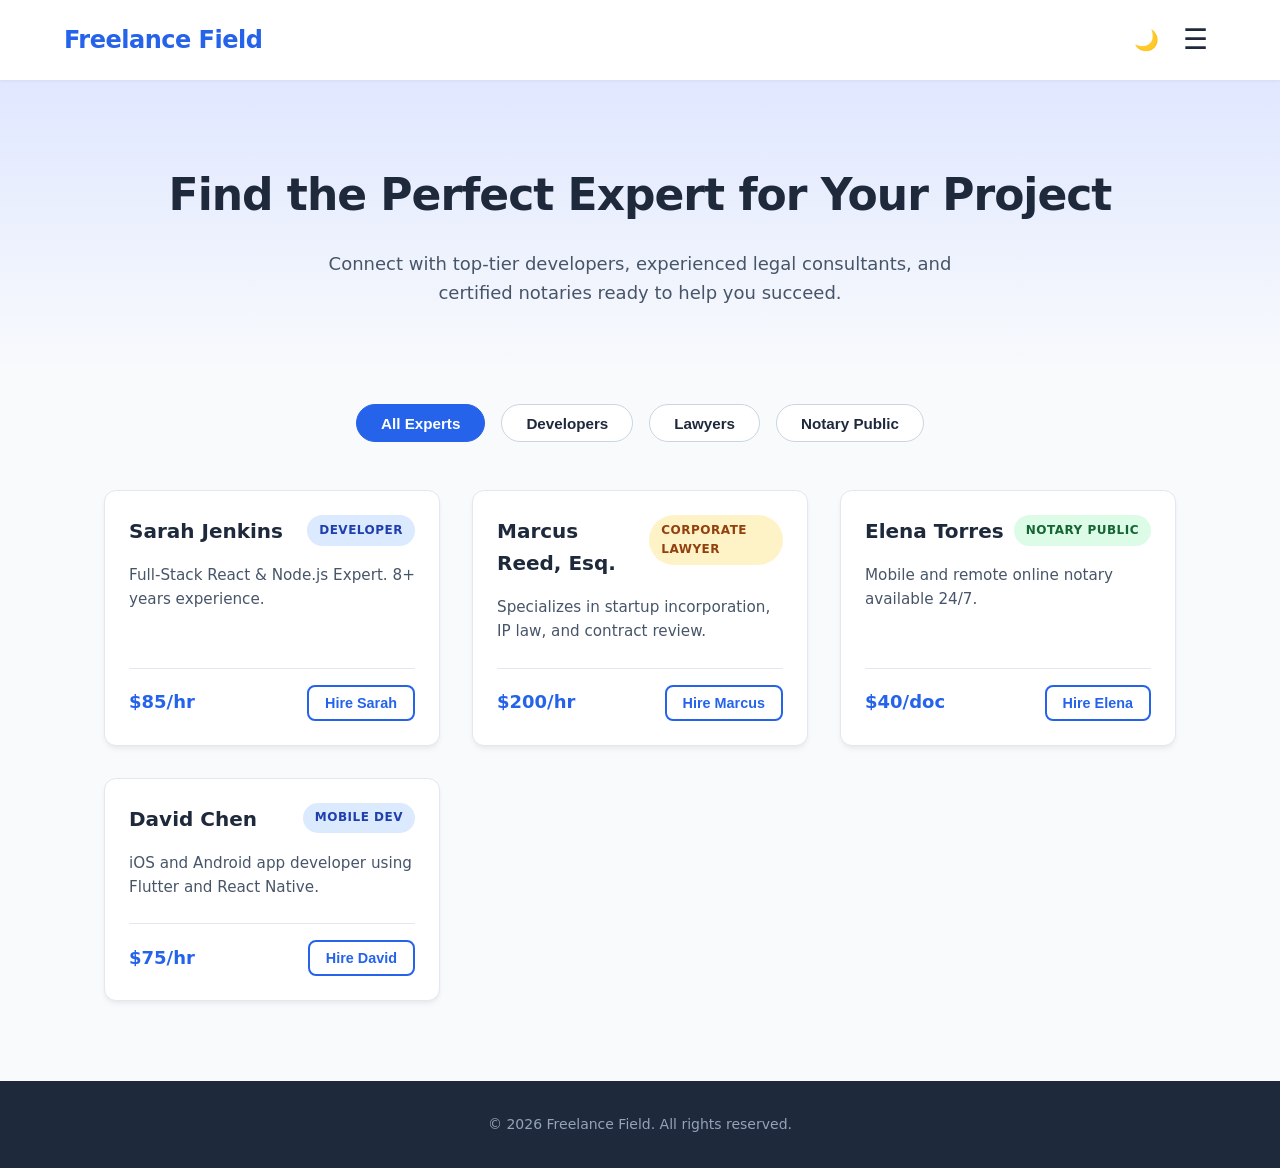
<file: index.html>
<!DOCTYPE html>
<html lang="en">
<head>
    <meta charset="UTF-8">
    <meta name="viewport" content="width=device-width, initial-scale=1.0">
    <title>Freelance Field - Find the Perfect Expert</title>
    <link rel="stylesheet" href="style.css">
    <script>
        if (localStorage.getItem('theme') === 'dark' || (!('theme' in localStorage) && window.matchMedia('(prefers-color-scheme: dark)').matches)) {
            document.documentElement.classList.add('dark-mode');
        }
    </script>
</head>
<body>

    <nav>
        <a href="index.html" class="logo">Freelance Field</a>
        <div class="nav-controls">
            <button id="theme-toggle" class="theme-toggle" aria-label="Toggle Dark Mode" title="Toggle Dark Mode"></button>
            <button id="hamburger-btn" class="hamburger-btn">☰</button>
        </div>
        <div class="nav-links" id="nav-links">
            <a href="developers.html" class="nav-link">Developers</a>
            <a href="lawyers.html" class="nav-link">Lawyers</a>
            <a href="notaries.html" class="nav-link">Notary Public</a>
            <a href="faq.html" class="nav-link">FAQ / Information</a>
            <a href="join.html" class="btn-primary">Become a Freelancer</a>
        </div>
    </nav>

    <header class="hero">
        <h1>Find the Perfect Expert for Your Project</h1>
        <p>Connect with top-tier developers, experienced legal consultants, and certified notaries ready to help you succeed.</p>
    </header>

    <section class="filters">
        <button class="filter-btn active" data-filter="all">All Experts</button>
        <button class="filter-btn" data-filter="developer">Developers</button>
        <button class="filter-btn" data-filter="lawyer">Lawyers</button>
        <button class="filter-btn" data-filter="notary">Notary Public</button>
    </section>

    <main class="grid-section" id="expertGrid">
        <!-- Card 1 -->
        <div class="card" data-category="developer">
            <div class="card-header">
                <h2 class="card-name">Sarah Jenkins</h2>
                <span class="tag blue">Developer</span>
            </div>
            <p class="card-bio">Full-Stack React & Node.js Expert. 8+ years experience.</p>
            <div class="card-footer">
                <span class="rate">$85/hr</span>
                <button class="action-btn">Hire Sarah</button>
            </div>
        </div>

        <!-- Card 2 -->
        <div class="card" data-category="lawyer">
            <div class="card-header">
                <h2 class="card-name">Marcus Reed, Esq.</h2>
                <span class="tag yellow">Corporate Lawyer</span>
            </div>
            <p class="card-bio">Specializes in startup incorporation, IP law, and contract review.</p>
            <div class="card-footer">
                <span class="rate">$200/hr</span>
                <button class="action-btn">Hire Marcus</button>
            </div>
        </div>

        <!-- Card 3 -->
        <div class="card" data-category="notary">
            <div class="card-header">
                <h2 class="card-name">Elena Torres</h2>
                <span class="tag green">Notary Public</span>
            </div>
            <p class="card-bio">Mobile and remote online notary available 24/7.</p>
            <div class="card-footer">
                <span class="rate">$40/doc</span>
                <button class="action-btn">Hire Elena</button>
            </div>
        </div>

        <!-- Card 4 -->
        <div class="card" data-category="developer">
            <div class="card-header">
                <h2 class="card-name">David Chen</h2>
                <span class="tag blue">Mobile Dev</span>
            </div>
            <p class="card-bio">iOS and Android app developer using Flutter and React Native.</p>
            <div class="card-footer">
                <span class="rate">$75/hr</span>
                <button class="action-btn">Hire David</button>
            </div>
        </div>
    </main>

    <footer>
        <p>&copy; 2026 Freelance Field. All rights reserved.</p>
    </footer>

    <script>
        document.addEventListener('DOMContentLoaded', () => {
            const filterButtons = document.querySelectorAll('.filter-btn');
            const cards = document.querySelectorAll('.card');

            filterButtons.forEach(button => {
                button.addEventListener('click', () => {
                    // Remove active class from all buttons
                    filterButtons.forEach(btn => btn.classList.remove('active'));
                    
                    // Add active class to clicked button
                    button.classList.add('active');

                    // Get filter value
                    const filterValue = button.getAttribute('data-filter');

                    // Filter cards
                    cards.forEach(card => {
                        const category = card.getAttribute('data-category');
                        
                        if (filterValue === 'all' || filterValue === category) {
                            card.style.display = 'flex';
                        } else {
                            card.style.display = 'none';
                        }
                    });
                });
            });
        });
    </script>
    <script src="theme.js"></script>
</body>
</html>
</file>
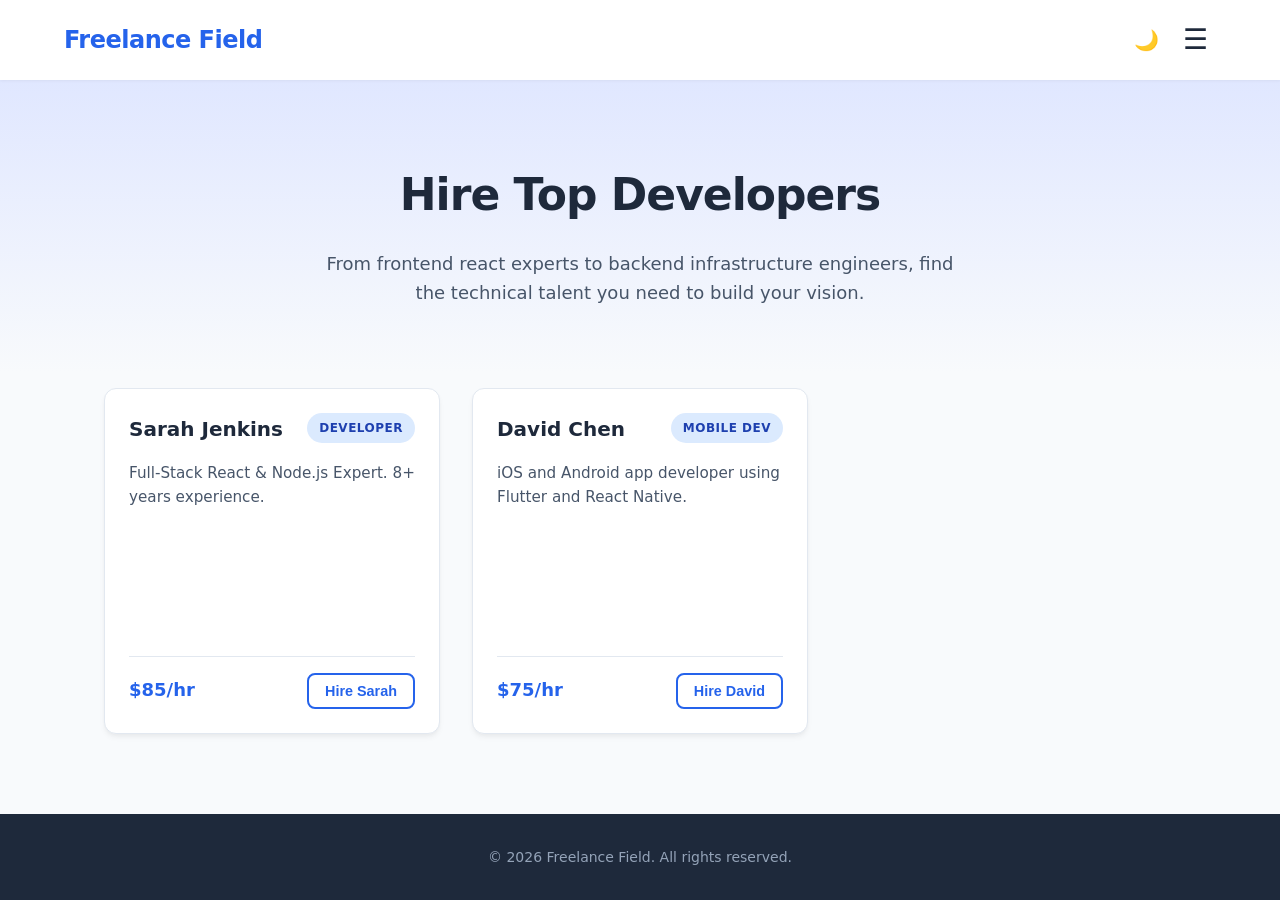
<file: developers.html>
<!DOCTYPE html>
<html lang="en">
<head>
    <meta charset="UTF-8">
    <meta name="viewport" content="width=device-width, initial-scale=1.0">
    <title>Hire Top Developers - Freelance Field</title>
    <link rel="stylesheet" href="style.css">
    <script>
        if (localStorage.getItem('theme') === 'dark' || (!('theme' in localStorage) && window.matchMedia('(prefers-color-scheme: dark)').matches)) {
            document.documentElement.classList.add('dark-mode');
        }
    </script>
</head>
<body>

    <nav>
        <a href="index.html" class="logo">Freelance Field</a>
        <div class="nav-controls">
            <button id="theme-toggle" class="theme-toggle" aria-label="Toggle Dark Mode" title="Toggle Dark Mode"></button>
            <button id="hamburger-btn" class="hamburger-btn">☰</button>
        </div>
        <div class="nav-links" id="nav-links">
            <a href="developers.html" class="nav-link">Developers</a>
            <a href="lawyers.html" class="nav-link">Lawyers</a>
            <a href="notaries.html" class="nav-link">Notary Public</a>
            <a href="faq.html" class="nav-link">FAQ / Information</a>
            <a href="join.html" class="btn-primary">Become a Freelancer</a>
        </div>
    </nav>

    <header class="hero">
        <h1>Hire Top Developers</h1>
        <p>From frontend react experts to backend infrastructure engineers, find the technical talent you need to build your vision.</p>
    </header>

    <main class="grid-section" id="expertGrid">
        <div class="card" data-category="developer">
            <div class="card-header">
                <h2 class="card-name">Sarah Jenkins</h2>
                <span class="tag blue">Developer</span>
            </div>
            <p class="card-bio">Full-Stack React & Node.js Expert. 8+ years experience.</p>
            <div class="card-footer">
                <span class="rate">$85/hr</span>
                <button class="action-btn">Hire Sarah</button>
            </div>
        </div>

        <div class="card" data-category="developer">
            <div class="card-header">
                <h2 class="card-name">David Chen</h2>
                <span class="tag blue">Mobile Dev</span>
            </div>
            <p class="card-bio">iOS and Android app developer using Flutter and React Native.</p>
            <div class="card-footer">
                <span class="rate">$75/hr</span>
                <button class="action-btn">Hire David</button>
            </div>
        </div>
    </main>

    <footer>
        <p>&copy; 2026 Freelance Field. All rights reserved.</p>
    </footer>

    <script src="theme.js"></script>
</body>
</html>
</file>
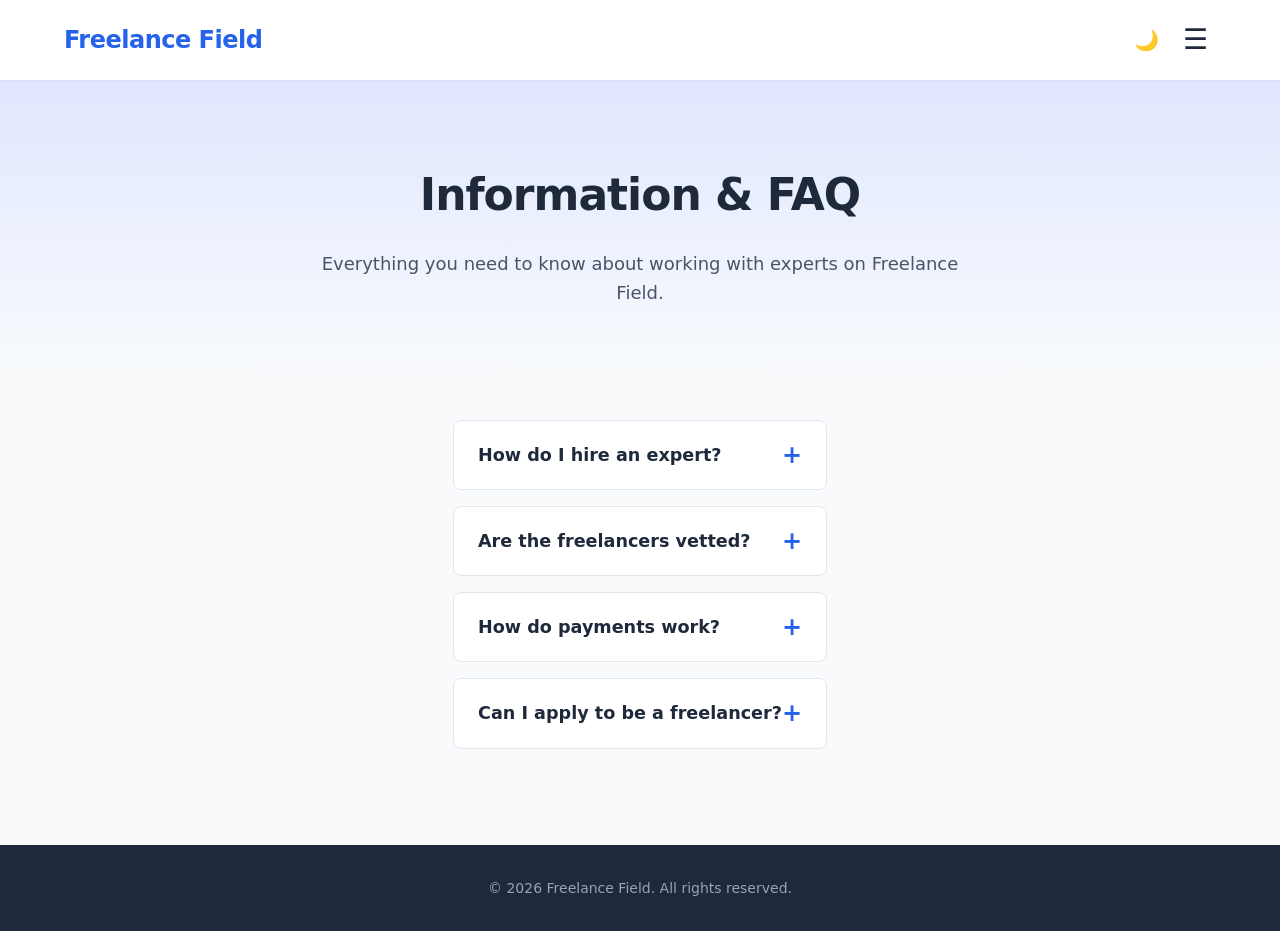
<file: faq.html>
<!DOCTYPE html>
<html lang="en">
<head>
    <meta charset="UTF-8">
    <meta name="viewport" content="width=device-width, initial-scale=1.0">
    <title>FAQ & Information - Freelance Field</title>
    <link rel="stylesheet" href="style.css">
    <script>
        if (localStorage.getItem('theme') === 'dark' || (!('theme' in localStorage) && window.matchMedia('(prefers-color-scheme: dark)').matches)) {
            document.documentElement.classList.add('dark-mode');
        }
    </script>
</head>
<body>

    <nav>
        <a href="index.html" class="logo">Freelance Field</a>
        <div class="nav-controls">
            <button id="theme-toggle" class="theme-toggle" aria-label="Toggle Dark Mode" title="Toggle Dark Mode"></button>
            <button id="hamburger-btn" class="hamburger-btn">☰</button>
        </div>
        <div class="nav-links" id="nav-links">
            <a href="developers.html" class="nav-link">Developers</a>
            <a href="lawyers.html" class="nav-link">Lawyers</a>
            <a href="notaries.html" class="nav-link">Notary Public</a>
            <a href="faq.html" class="nav-link">FAQ / Information</a>
            <a href="join.html" class="btn-primary">Become a Freelancer</a>
        </div>
    </nav>

    <header class="hero">
        <h1>Information & FAQ</h1>
        <p>Everything you need to know about working with experts on Freelance Field.</p>
    </header>

    <div class="faq-container">
        <details>
            <summary>How do I hire an expert?</summary>
            <div class="faq-answer">
                Simply browse our categories or the main directory, find the expert whose skills match your project needs, and click "Hire". You'll be prompted to message them directly to start scoping your project.
            </div>
        </details>
        <details>
            <summary>Are the freelancers vetted?</summary>
            <div class="faq-answer">
                Yes. Every professional on Freelance Field, from corporate lawyers to mobile developers, undergoes a strict verification process to ensure their credentials and previous work meet our high standards.
            </div>
        </details>
        <details>
            <summary>How do payments work?</summary>
            <div class="faq-answer">
                Payments are held safely in escrow until the project milestones are completed to your satisfaction. You can pay via credit card, ACH, or wire transfer.
            </div>
        </details>
        <details>
            <summary>Can I apply to be a freelancer?</summary>
            <div class="faq-answer">
                Absolutely. Click the "Join as Freelancer" button at the top right to create your account. Once your profile is reviewed and approved, you can start accepting clients.
            </div>
        </details>
    </div>

    <footer>
        <p>&copy; 2026 Freelance Field. All rights reserved.</p>
    </footer>

    <script src="theme.js"></script>
</body>
</html>
</file>
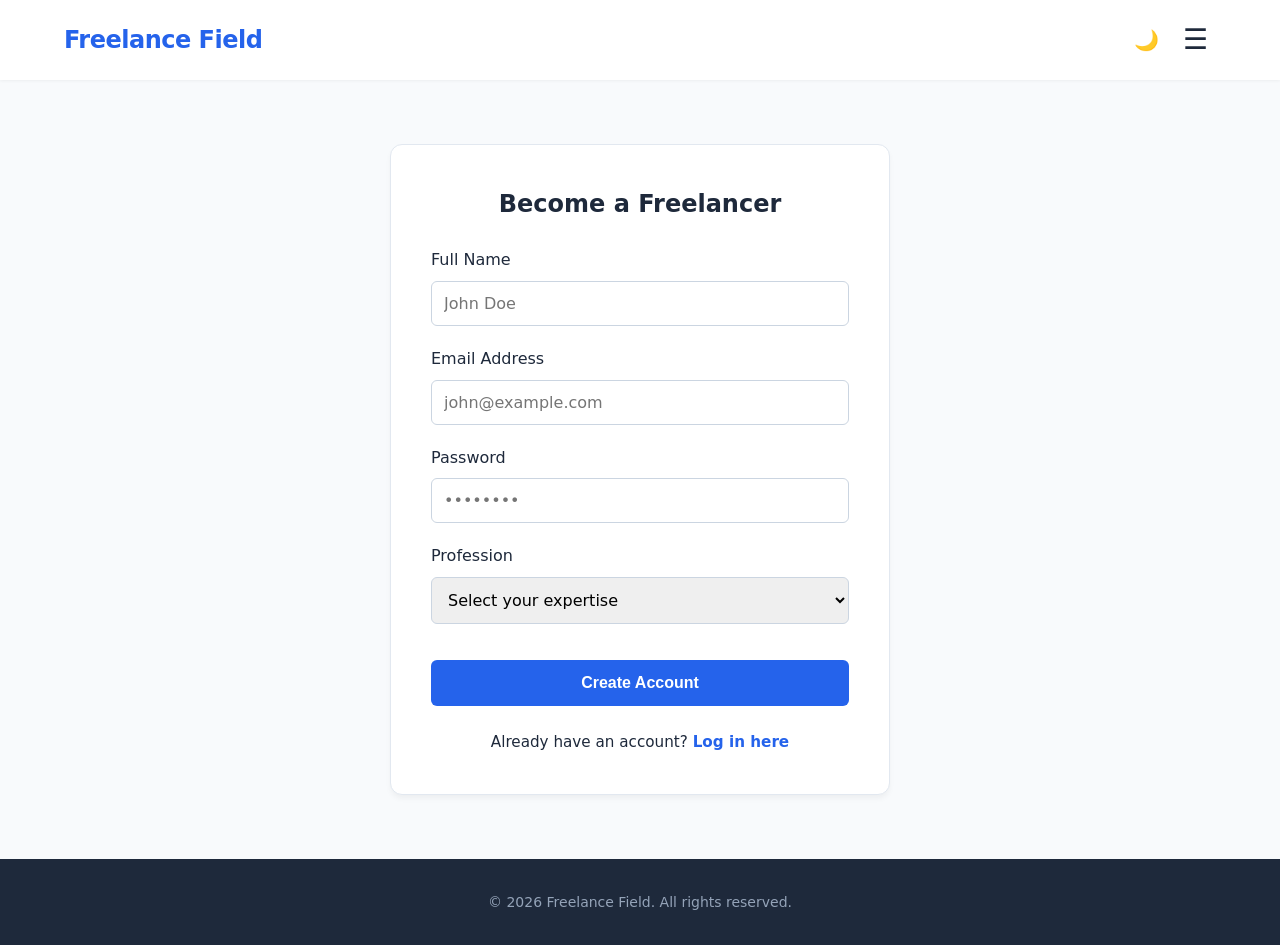
<file: join.html>
<!DOCTYPE html>
<html lang="en">
<head>
    <meta charset="UTF-8">
    <meta name="viewport" content="width=device-width, initial-scale=1.0">
    <title>Become a Freelancer - Freelance Field</title>
    <link rel="stylesheet" href="style.css">
    <script>
        if (localStorage.getItem('theme') === 'dark' || (!('theme' in localStorage) && window.matchMedia('(prefers-color-scheme: dark)').matches)) {
            document.documentElement.classList.add('dark-mode');
        }
    </script>
</head>
<body>

    <nav>
        <a href="index.html" class="logo">Freelance Field</a>
        <div class="nav-controls">
            <button id="theme-toggle" class="theme-toggle" aria-label="Toggle Dark Mode" title="Toggle Dark Mode"></button>
            <button id="hamburger-btn" class="hamburger-btn">☰</button>
        </div>
        <div class="nav-links" id="nav-links">
            <a href="developers.html" class="nav-link">Developers</a>
            <a href="lawyers.html" class="nav-link">Lawyers</a>
            <a href="notaries.html" class="nav-link">Notary Public</a>
            <a href="faq.html" class="nav-link">FAQ / Information</a>
            <a href="join.html" class="btn-primary">Become a Freelancer</a>
        </div>
    </nav>

    <div class="auth-container">
        <h2 id="form-title">Become a Freelancer</h2>
        <form class="auth-form" onsubmit="event.preventDefault();">
            <div class="form-group">
                <label for="name">Full Name</label>
                <input type="text" id="name" placeholder="John Doe" required>
            </div>
            <div class="form-group">
                <label for="email">Email Address</label>
                <input type="email" id="email" placeholder="john@example.com" required>
            </div>
            <div class="form-group">
                <label for="password">Password</label>
                <input type="password" id="password" placeholder="••••••••" required>
            </div>
            <div class="form-group" id="profession-group">
                <label for="profession">Profession</label>
                <select id="profession" required>
                    <option value="" disabled selected>Select your expertise</option>
                    <option value="developer">Developer</option>
                    <option value="lawyer">Corporate Lawyer</option>
                    <option value="notary">Notary Public</option>
                </select>
            </div>
            <button type="submit" class="auth-submit" id="submit-btn">Create Account</button>
            <div class="auth-toggle" id="toggle-text">
                Already have an account? <a onclick="toggleForm('login')">Log in here</a>
            </div>
        </form>
    </div>

    <footer>
        <p>&copy; 2026 Freelance Field. All rights reserved.</p>
    </footer>

    <script>
        function toggleForm(type) {
            const title = document.getElementById('form-title');
            const submitBtn = document.getElementById('submit-btn');
            const toggleText = document.getElementById('toggle-text');
            const professionGroup = document.getElementById('profession-group');
            const nameInput = document.getElementById('name');
            
            if(type === 'login') {
                title.innerText = 'Log In to Your Account';
                submitBtn.innerText = 'Log In';
                toggleText.innerHTML = 'Don\'t have an account? <a onclick="toggleForm(\'signup\')">Sign up here</a>';
                professionGroup.style.display = 'none';
                document.getElementById('profession').removeAttribute('required');
                nameInput.parentElement.style.display = 'none';
                nameInput.removeAttribute('required');
            } else {
                title.innerText = 'Become a Freelancer';
                submitBtn.innerText = 'Create Account';
                toggleText.innerHTML = 'Already have an account? <a onclick="toggleForm(\'login\')">Log in here</a>';
                professionGroup.style.display = 'block';
                document.getElementById('profession').setAttribute('required', 'true');
                nameInput.parentElement.style.display = 'block';
                nameInput.setAttribute('required', 'true');
            }
        }
    </script>
    <script src="theme.js"></script>
</body>
</html>
</file>
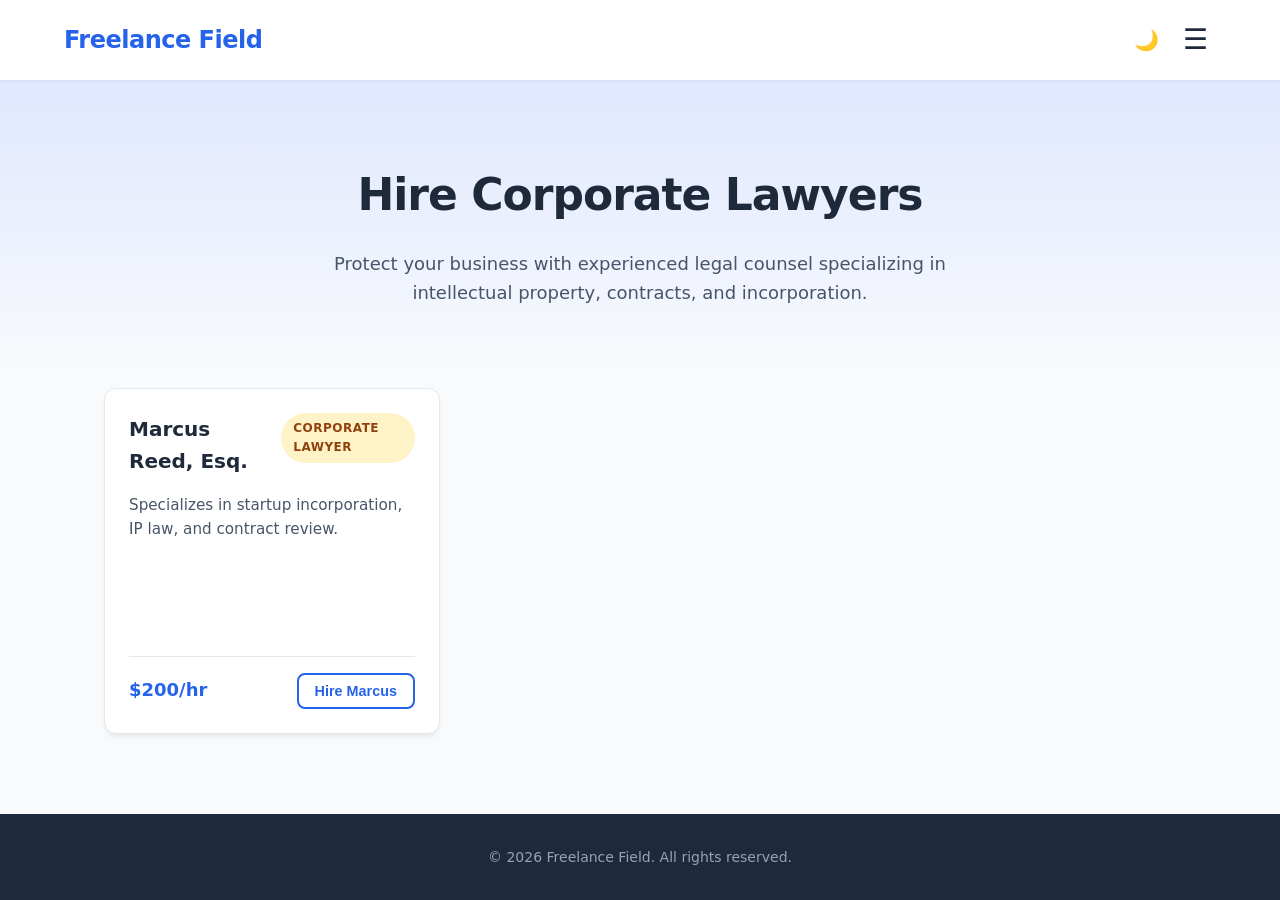
<file: lawyers.html>
<!DOCTYPE html>
<html lang="en">
<head>
    <meta charset="UTF-8">
    <meta name="viewport" content="width=device-width, initial-scale=1.0">
    <title>Hire Corporate Lawyers - Freelance Field</title>
    <link rel="stylesheet" href="style.css">
    <script>
        if (localStorage.getItem('theme') === 'dark' || (!('theme' in localStorage) && window.matchMedia('(prefers-color-scheme: dark)').matches)) {
            document.documentElement.classList.add('dark-mode');
        }
    </script>
</head>
<body>

    <nav>
        <a href="index.html" class="logo">Freelance Field</a>
        <div class="nav-controls">
            <button id="theme-toggle" class="theme-toggle" aria-label="Toggle Dark Mode" title="Toggle Dark Mode"></button>
            <button id="hamburger-btn" class="hamburger-btn">☰</button>
        </div>
        <div class="nav-links" id="nav-links">
            <a href="developers.html" class="nav-link">Developers</a>
            <a href="lawyers.html" class="nav-link">Lawyers</a>
            <a href="notaries.html" class="nav-link">Notary Public</a>
            <a href="faq.html" class="nav-link">FAQ / Information</a>
            <a href="join.html" class="btn-primary">Become a Freelancer</a>
        </div>
    </nav>

    <header class="hero">
        <h1>Hire Corporate Lawyers</h1>
        <p>Protect your business with experienced legal counsel specializing in intellectual property, contracts, and incorporation.</p>
    </header>

    <main class="grid-section" id="expertGrid">
        <div class="card" data-category="lawyer">
            <div class="card-header">
                <h2 class="card-name">Marcus Reed, Esq.</h2>
                <span class="tag yellow">Corporate Lawyer</span>
            </div>
            <p class="card-bio">Specializes in startup incorporation, IP law, and contract review.</p>
            <div class="card-footer">
                <span class="rate">$200/hr</span>
                <button class="action-btn">Hire Marcus</button>
            </div>
        </div>
    </main>

    <footer>
        <p>&copy; 2026 Freelance Field. All rights reserved.</p>
    </footer>

    <script src="theme.js"></script>
</body>
</html>
</file>
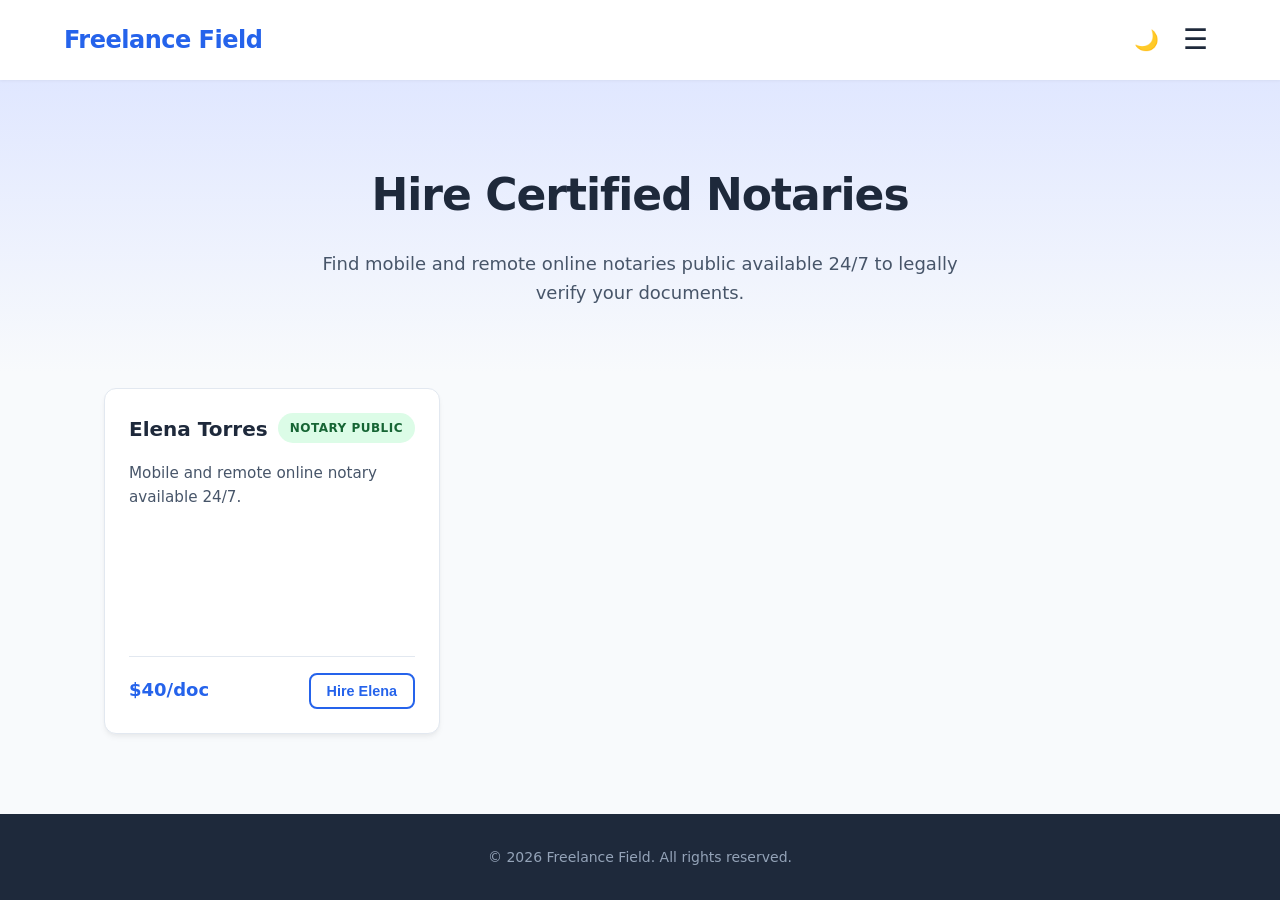
<file: notaries.html>
<!DOCTYPE html>
<html lang="en">
<head>
    <meta charset="UTF-8">
    <meta name="viewport" content="width=device-width, initial-scale=1.0">
    <title>Hire Certified Notaries - Freelance Field</title>
    <link rel="stylesheet" href="style.css">
    <script>
        if (localStorage.getItem('theme') === 'dark' || (!('theme' in localStorage) && window.matchMedia('(prefers-color-scheme: dark)').matches)) {
            document.documentElement.classList.add('dark-mode');
        }
    </script>
</head>
<body>

    <nav>
        <a href="index.html" class="logo">Freelance Field</a>
        <div class="nav-controls">
            <button id="theme-toggle" class="theme-toggle" aria-label="Toggle Dark Mode" title="Toggle Dark Mode"></button>
            <button id="hamburger-btn" class="hamburger-btn">☰</button>
        </div>
        <div class="nav-links" id="nav-links">
            <a href="developers.html" class="nav-link">Developers</a>
            <a href="lawyers.html" class="nav-link">Lawyers</a>
            <a href="notaries.html" class="nav-link">Notary Public</a>
            <a href="faq.html" class="nav-link">FAQ / Information</a>
            <a href="join.html" class="btn-primary">Become a Freelancer</a>
        </div>
    </nav>

    <header class="hero">
        <h1>Hire Certified Notaries</h1>
        <p>Find mobile and remote online notaries public available 24/7 to legally verify your documents.</p>
    </header>

    <main class="grid-section" id="expertGrid">
        <div class="card" data-category="notary">
            <div class="card-header">
                <h2 class="card-name">Elena Torres</h2>
                <span class="tag green">Notary Public</span>
            </div>
            <p class="card-bio">Mobile and remote online notary available 24/7.</p>
            <div class="card-footer">
                <span class="rate">$40/doc</span>
                <button class="action-btn">Hire Elena</button>
            </div>
        </div>
    </main>

    <footer>
        <p>&copy; 2026 Freelance Field. All rights reserved.</p>
    </footer>

    <script src="theme.js"></script>
</body>
</html>
</file>
<file: style.css>
:root {
    --primary-blue: #2563eb;
    --dark-slate: #1e293b;
    --light-gray: #f8fafc;
    --white: #ffffff;
    --text-secondary: #475569;
    --border-light: #e2e8f0;
    --hero-grad-start: #e0e7ff;
    --tag-blue-bg: #dbeafe;
    --tag-blue-text: #1e40af;
    --tag-yellow-bg: #fef3c7;
    --tag-yellow-text: #92400e;
    --tag-green-bg: #dcfce7;
    --tag-green-text: #166534;
}

:root.dark-mode {
    --primary-blue: #3b82f6;
    --dark-slate: #f8fafc;
    --light-gray: #0f172a;
    --white: #1e293b;
    --text-secondary: #94a3b8;
    --border-light: #334155;
    --hero-grad-start: #1e293b;
    --tag-blue-bg: rgba(37, 99, 235, 0.2);
    --tag-blue-text: #93c5fd;
    --tag-yellow-bg: rgba(217, 119, 6, 0.2);
    --tag-yellow-text: #fcd34d;
    --tag-green-bg: rgba(22, 163, 74, 0.2);
    --tag-green-text: #86efac;
}

* { box-sizing: border-box; margin: 0; padding: 0; }

body {
    font-family: system-ui, -apple-system, BlinkMacSystemFont, 'Segoe UI', Roboto, Oxygen, Ubuntu, Cantarell, 'Open Sans', 'Helvetica Neue', sans-serif;
    background-color: var(--light-gray);
    color: var(--dark-slate);
    line-height: 1.6;
    display: flex;
    flex-direction: column;
    min-height: 100vh;
}

/* Navigation */
nav {
    display: flex;
    justify-content: space-between;
    align-items: center;
    padding: 1.25rem 5%;
    background-color: var(--white);
    box-shadow: 0 1px 3px rgba(0, 0, 0, 0.05);
    position: sticky;
    top: 0;
    z-index: 10;
}

.logo {
    font-size: 1.5rem;
    font-weight: 700;
    color: var(--primary-blue);
    text-decoration: none;
    letter-spacing: -0.5px;
}

.nav-controls {
    display: flex;
    align-items: center;
    gap: 0.5rem;
}

.hamburger-btn {
    background: none;
    border: none;
    font-size: 1.75rem;
    color: var(--dark-slate);
    cursor: pointer;
    padding: 0.25rem 0.5rem;
    line-height: 1;
    display: flex;
    align-items: center;
    justify-content: center;
    transition: color 0.3s;
}

.hamburger-btn:hover {
    color: var(--primary-blue);
}

.nav-links {
    display: none;
    flex-direction: column;
    position: absolute;
    top: 100%;
    left: 0;
    width: 100%;
    background-color: var(--white);
    padding: 1.5rem 5%;
    box-shadow: 0 4px 6px -1px rgba(0, 0, 0, 0.05);
    border-top: 1px solid var(--border-light);
    gap: 1.25rem;
}

.nav-links.show {
    display: flex;
}

.nav-links .btn-primary {
    text-align: center;
    margin-top: 0.5rem;
}

.nav-link {
    color: var(--dark-slate);
    text-decoration: none;
    font-weight: 500;
    transition: color 0.3s ease;
}

.nav-link:hover { color: var(--primary-blue); }

.btn-primary {
    background-color: var(--primary-blue);
    color: var(--white);
    padding: 0.5rem 1rem;
    border-radius: 0.375rem;
    text-decoration: none;
    font-weight: 600;
    transition: background-color 0.3s;
}
.btn-primary:hover { background-color: #1d4ed8; color: var(--white); }

/* Hero Section */
.hero {
    text-align: center;
    padding: 5rem 5% 4rem;
    background: linear-gradient(180deg, var(--hero-grad-start) 0%, var(--light-gray) 100%);
}

/* Theme Toggle Button */
.theme-toggle {
    background: none;
    border: none;
    font-size: 1.25rem;
    cursor: pointer;
    padding: 0.5rem;
    border-radius: 50%;
    transition: background-color 0.3s;
    display: flex;
    align-items: center;
    justify-content: center;
    color: var(--dark-slate);
}
.theme-toggle:hover {
    background-color: var(--border-light);
}

.hero h1 {
    font-size: 2.75rem;
    font-weight: 800;
    margin-bottom: 1.25rem;
    color: var(--dark-slate);
    letter-spacing: -1px;
}

.hero p {
    font-size: 1.125rem;
    color: var(--text-secondary);
    max-width: 650px;
    margin: 0 auto;
}

/* Filter Section */
.filters {
    display: flex;
    justify-content: center;
    gap: 1rem;
    padding: 2rem 5%;
    flex-wrap: wrap;
}

.filter-btn {
    background-color: var(--white);
    border: 1px solid #cbd5e1;
    padding: 0.6rem 1.5rem;
    border-radius: 9999px;
    font-size: 0.95rem;
    font-weight: 600;
    color: var(--dark-slate);
    cursor: pointer;
    transition: all 0.3s ease;
}

.filter-btn:hover {
    border-color: var(--primary-blue);
    color: var(--primary-blue);
    box-shadow: 0 4px 6px -1px rgba(37, 99, 235, 0.1);
}

.filter-btn.active {
    background-color: var(--primary-blue);
    color: var(--white);
    border-color: var(--primary-blue);
}

/* Main Grid Section */
.grid-section {
    padding: 1rem 5% 5rem;
    max-width: 1200px;
    margin: 0 auto;
    display: grid;
    grid-template-columns: repeat(auto-fill, minmax(300px, 1fr));
    gap: 2rem;
    flex-grow: 1;
}

/* Card Styles */
.card {
    background-color: var(--white);
    border-radius: 0.75rem;
    padding: 1.5rem;
    box-shadow: 0 4px 6px -1px rgba(0, 0, 0, 0.05), 0 2px 4px -1px rgba(0, 0, 0, 0.03);
    border: 1px solid var(--border-light);
    display: flex;
    flex-direction: column;
    transition: transform 0.3s ease, box-shadow 0.3s ease;
}

.card:hover {
    transform: translateY(-6px);
    box-shadow: 0 12px 20px -3px rgba(0, 0, 0, 0.1), 0 4px 6px -2px rgba(0, 0, 0, 0.05);
}

.card-header {
    display: flex;
    justify-content: space-between;
    align-items: flex-start;
    margin-bottom: 1rem;
}

.card-name {
    font-size: 1.25rem;
    font-weight: 700;
    color: var(--dark-slate);
}

.tag {
    font-size: 0.75rem;
    font-weight: 700;
    padding: 0.35rem 0.75rem;
    border-radius: 9999px;
    text-transform: uppercase;
    letter-spacing: 0.5px;
}
.tag.blue { background-color: var(--tag-blue-bg); color: var(--tag-blue-text); }
.tag.yellow { background-color: var(--tag-yellow-bg); color: var(--tag-yellow-text); }
.tag.green { background-color: var(--tag-green-bg); color: var(--tag-green-text); }

.card-bio {
    color: var(--text-secondary);
    font-size: 0.95rem;
    flex-grow: 1;
    margin-bottom: 1.5rem;
}

.card-footer {
    display: flex;
    justify-content: space-between;
    align-items: center;
    padding-top: 1rem;
    border-top: 1px solid var(--border-light);
}

.rate {
    font-size: 1.125rem;
    font-weight: 800;
    color: var(--primary-blue);
}

.action-btn {
    background-color: transparent;
    border: 2px solid var(--primary-blue);
    color: var(--primary-blue);
    padding: 0.5rem 1rem;
    border-radius: 0.5rem;
    font-weight: 600;
    font-size: 0.9rem;
    cursor: pointer;
    transition: all 0.3s ease;
}
.action-btn:hover { background-color: var(--primary-blue); color: var(--white); }

/* Footer */
footer {
    text-align: center;
    margin-top: auto;
    padding: 2rem 5%;
    background-color: var(--dark-slate);
    color: #94a3b8;
    font-size: 0.875rem;
}

/* Forms (Join Page) */
.auth-container {
    max-width: 500px;
    width: 100%;
    margin: 4rem auto;
    background: var(--white);
    padding: 2.5rem;
    border-radius: 0.75rem;
    box-shadow: 0 4px 6px -1px rgba(0,0,0,0.05);
    border: 1px solid var(--border-light);
}
.auth-container h2 { margin-bottom: 1.5rem; text-align: center; color: var(--dark-slate); }
.form-group { margin-bottom: 1.25rem; }
.form-group label { display: block; margin-bottom: 0.5rem; font-weight: 500; color: var(--dark-slate); }
.form-group input, .form-group select {
    width: 100%;
    padding: 0.75rem;
    border: 1px solid #cbd5e1;
    border-radius: 0.375rem;
    font-size: 1rem;
    font-family: inherit;
}
.form-group input:focus, .form-group select:focus {
    outline: none;
    border-color: var(--primary-blue);
    box-shadow: 0 0 0 3px rgba(37,99,235,0.1);
}
.auth-submit {
    width: 100%;
    padding: 0.875rem;
    background-color: var(--primary-blue);
    color: var(--white);
    border: none;
    border-radius: 0.375rem;
    font-size: 1rem;
    font-weight: 600;
    cursor: pointer;
    transition: background-color 0.3s;
    margin-top: 1rem;
}
.auth-submit:hover { background-color: #1d4ed8; }
.auth-toggle { text-align: center; margin-top: 1.5rem; font-size: 0.95rem; }
.auth-toggle a { color: var(--primary-blue); text-decoration: none; font-weight: 600; cursor: pointer; }

/* FAQ Page */
.faq-container {
    max-width: 800px;
    margin: 3rem auto 5rem;
    padding: 0 5%;
}
details {
    background: var(--white);
    margin-bottom: 1rem;
    border-radius: 0.5rem;
    border: 1px solid var(--border-light);
    overflow: hidden;
}
summary {
    padding: 1.25rem 1.5rem;
    font-weight: 600;
    font-size: 1.1rem;
    cursor: pointer;
    list-style: none;
    display: flex;
    justify-content: space-between;
    align-items: center;
}
summary::-webkit-details-marker { display: none; }
summary::after {
    content: '+';
    color: var(--primary-blue);
    font-size: 1.5rem;
    line-height: 1;
}
details[open] summary::after { content: '−'; }
.faq-answer { padding: 0 1.5rem 1.25rem; color: var(--text-secondary); }
</file>
